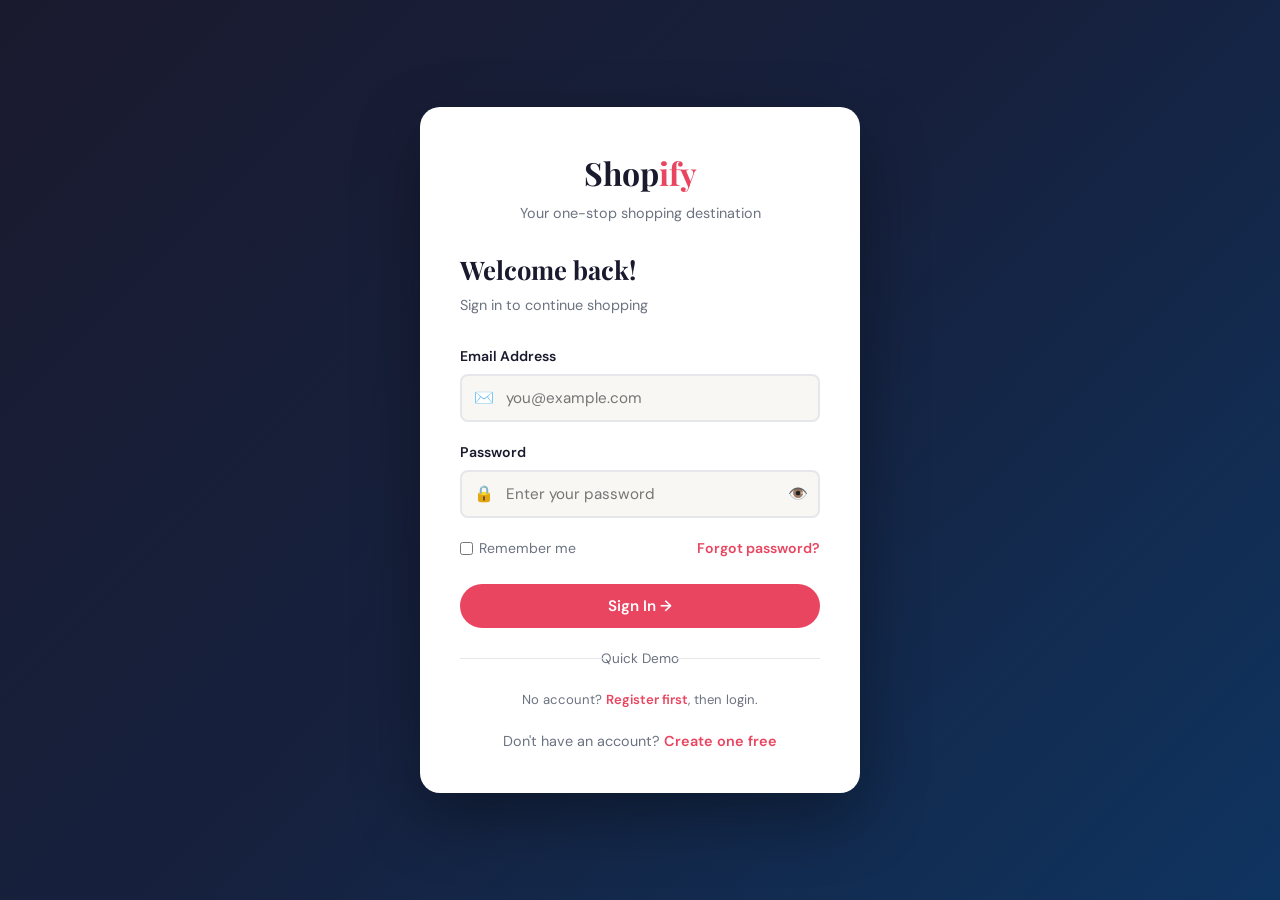
<file: ecommerce/index.html>
<!DOCTYPE html>
<html lang="en">
<head>
  <meta charset="UTF-8">
  <meta name="viewport" content="width=device-width, initial-scale=1.0">
  <title>Login – Shopify</title>
  <link rel="stylesheet" href="css/style.css">
</head>
<body class="auth-page" data-page="login">

  <!-- Loading Overlay -->
  <div class="loading-overlay" id="loadingOverlay">
    <div class="loader">
      <div class="loader-logo">Shop<span>ify</span></div>
      <div class="loader-dots"><span></span><span></span><span></span></div>
    </div>
  </div>

  <!-- Toast Container -->
  <div class="toast-container" id="toastContainer"></div>

  <!-- Login Card -->
  <div class="auth-container">
    <!-- Logo -->
    <div class="auth-logo">
      <h1>Shop<span>ify</span></h1>
      <p>Your one-stop shopping destination</p>
    </div>

    <h2 class="auth-title">Welcome back!</h2>
    <p class="auth-subtitle">Sign in to continue shopping</p>

    <!-- Login Form -->
    <form id="loginForm" novalidate>

      <!-- Email Field -->
      <div class="form-group">
        <label for="loginEmail">Email Address</label>
        <div class="input-wrap">
          <span class="input-icon">✉️</span>
          <input type="email" id="loginEmail" placeholder="you@example.com" autocomplete="email">
        </div>
        <span class="field-error" id="loginEmailError"></span>
      </div>

      <!-- Password Field -->
      <div class="form-group">
        <label for="loginPassword">Password</label>
        <div class="input-wrap">
          <span class="input-icon">🔒</span>
          <input type="password" id="loginPassword" placeholder="Enter your password" autocomplete="current-password">
          <span class="toggle-pw" onclick="togglePassword('loginPassword')">👁️</span>
        </div>
        <span class="field-error" id="loginPasswordError"></span>
      </div>

      <!-- Remember Me -->
      <div class="form-options">
        <label>
          <input type="checkbox"> Remember me
        </label>
        <a href="#">Forgot password?</a>
      </div>

      <!-- Submit Button -->
      <button type="submit" class="btn btn-primary btn-full">Sign In →</button>

    </form>

    <!-- Demo Hint -->
    <div class="auth-divider">Quick Demo</div>
    <p style="text-align:center; font-size:0.82rem; color:var(--text-muted); margin-bottom:0.5rem;">
      No account? <a href="register.html" style="color:var(--accent); font-weight:600;">Register first</a>, then login.
    </p>

    <!-- Switch to Register -->
    <div class="auth-switch">
      Don't have an account? <a href="register.html">Create one free</a>
    </div>
  </div>

  <script src="js/script.js"></script>
</body>
</html>
</file>
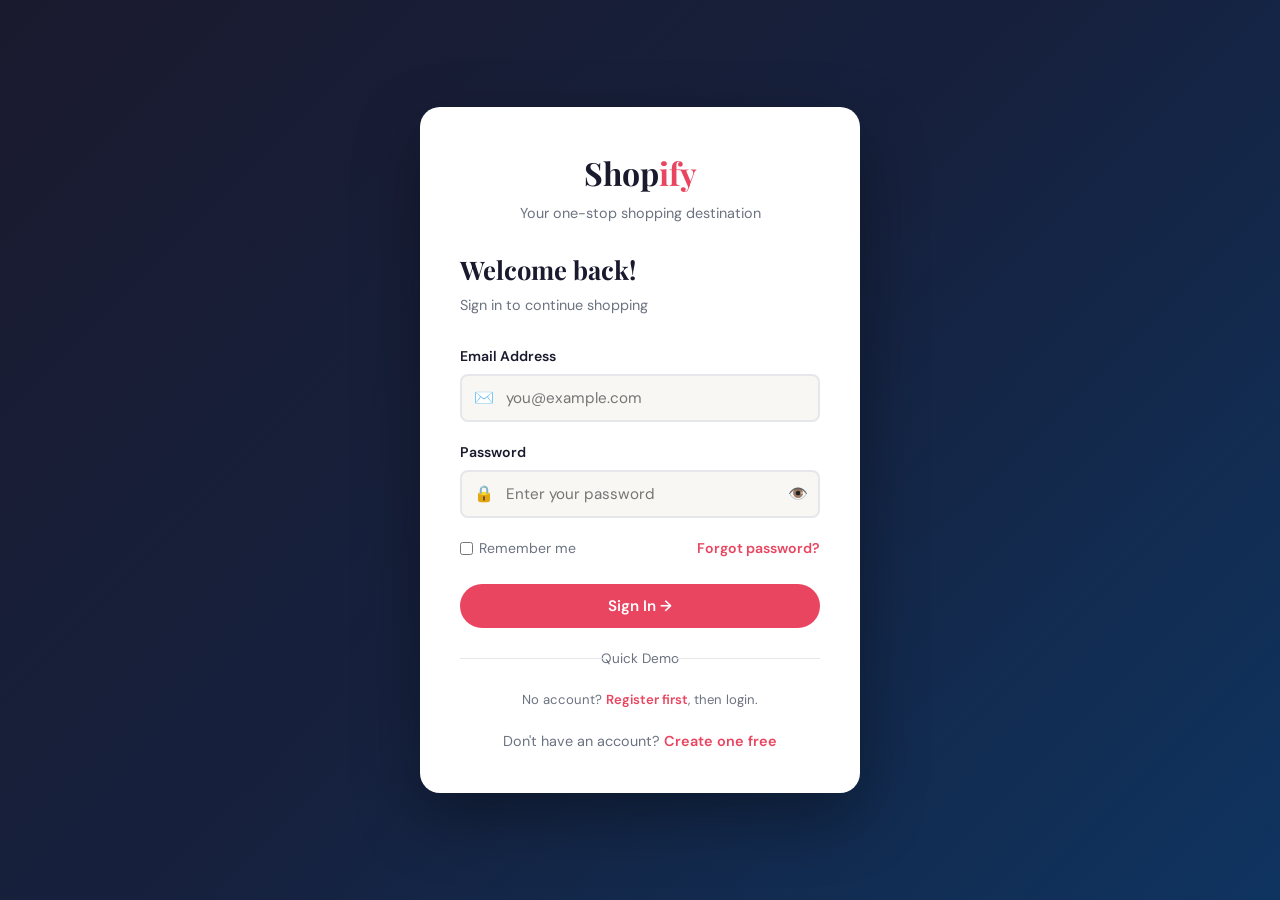
<file: ecommerce/cart.html>
<!DOCTYPE html>
<html lang="en">
<head>
  <meta charset="UTF-8">
  <meta name="viewport" content="width=device-width, initial-scale=1.0">
  <title>Cart – Shopify</title>
  <link rel="stylesheet" href="css/style.css">
</head>
<body data-page="cart">

  <!-- Loading Overlay -->
  <div class="loading-overlay" id="loadingOverlay">
    <div class="loader">
      <div class="loader-logo">Shop<span>ify</span></div>
      <div class="loader-dots"><span></span><span></span><span></span></div>
    </div>
  </div>

  <!-- Toast Container -->
  <div class="toast-container" id="toastContainer"></div>

  <!-- ===== NAVBAR ===== -->
  <nav class="navbar">
    <a href="home.html" class="nav-logo">Shop<span>ify</span></a>

    <div class="hamburger" id="hamburger">
      <span></span><span></span><span></span>
    </div>

    <ul class="nav-links" id="navLinks">
      <li><a href="home.html"> Home</a></li>
      <li><a href="cart.html" class="cart-link active">
        🛒 Cart
        <span class="cart-badge" id="cartBadge">0</span>
      </a></li>
    </ul>

    <div class="nav-actions">
      <span id="userGreeting" style="color:rgba(255,255,255,0.7); font-size:0.88rem;"></span>
      <button class="dark-toggle" id="darkToggle" title="Toggle dark mode">🌙</button>
      <button class="btn-logout" id="logoutBtn">Logout</button>
    </div>
  </nav>

  <!-- ===== CART SECTION ===== -->
  <section class="cart-section">
    <h1 class="page-title">🛒 Shopping Cart</h1>

    <!-- Empty Cart State (shown when cart is empty) -->
    <div class="cart-empty" id="cartEmpty" style="display:none;">
      <div class="empty-icon">🛒</div>
      <h2>Your cart is empty</h2>
      <p>Looks like you haven't added anything yet.</p>
      <a href="home.html" class="btn btn-primary">Start Shopping →</a>
    </div>

    <!-- Cart Layout (shown when cart has items) -->
    <div class="cart-layout" id="cartLayout">

      <!-- Left: Cart Items List -->
      <div class="cart-items-wrap" id="cartItemsContainer">
        <!-- Cart items rendered by JS -->
      </div>

      <!-- Right: Order Summary -->
      <div class="cart-summary">
        <h3 class="summary-title">Order Summary</h3>

        <div class="summary-row">
          <span>Subtotal</span>
          <span id="summarySubtotal">₹0</span>
        </div>
        <div class="summary-row">
          <span>Shipping</span>
          <span id="summaryShipping">₹0</span>
        </div>
        <div class="summary-row">
          <span>Tax (8%)</span>
          <span id="summaryTax">₹0</span>
        </div>
        <div class="summary-row total">
          <span>Total</span>
          <span id="summaryTotal">₹0</span>
        </div>

        <!-- Free shipping notice -->
        <p style="font-size:0.8rem; color:var(--text-muted); margin:0.75rem 0;">
          🚚 Free shipping on orders over ₹4,149!
        </p>

        <!-- Checkout Button -->
        <button class="btn btn-primary btn-full" onclick="proceedToCheckout()">
          Proceed to Checkout →
        </button>

        <!-- Continue Shopping -->
        <a href="home.html" class="btn btn-secondary btn-full" style="margin-top:0.75rem; text-align:center; display:flex;">
          ← Continue Shopping
        </a>

        <!-- Promo Code (UI only) -->
        <div style="margin-top:1.25rem;">
          <label style="font-size:0.85rem; font-weight:600; display:block; margin-bottom:0.4rem;">Promo Code</label>
          <div style="display:flex; gap:0.5rem;">
            <input type="text" placeholder="Enter code" style="flex:1; padding:0.6rem 0.9rem; border:2px solid var(--border); border-radius:var(--radius-sm); background:var(--bg); color:var(--text); font-size:0.88rem; font-family:var(--font-body);">
            <button onclick="showToast('Promo codes coming soon! 🎁', 'info')" class="btn btn-sm btn-dark">Apply</button>
          </div>
        </div>
      </div>

    </div>
  </section>

  <!-- ===== FOOTER ===== -->
  <footer class="footer">
    <p>© 2025 <strong>Shopify</strong> · Built with ❤️</p>
  </footer>

  <script src="js/script.js"></script>
</body>
</html>
</file>
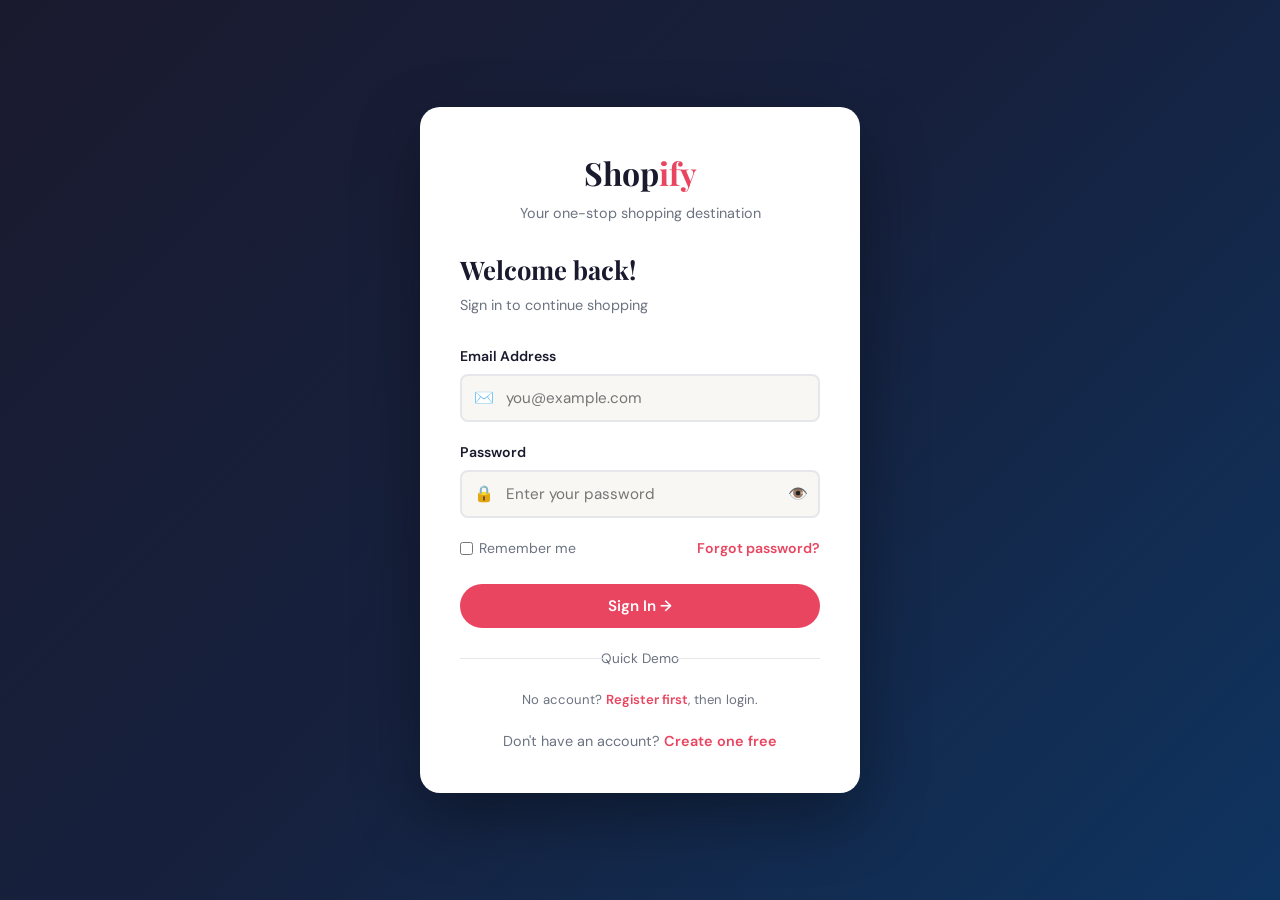
<file: ecommerce/checkout.html>
<!DOCTYPE html>
<html lang="en">
<head>
  <meta charset="UTF-8">
  <meta name="viewport" content="width=device-width, initial-scale=1.0">
  <title>Checkout – Shopify</title>
  <link rel="stylesheet" href="css/style.css">
</head>
<body data-page="checkout">

  <!-- Loading Overlay -->
  <div class="loading-overlay" id="loadingOverlay">
    <div class="loader">
      <div class="loader-logo">Shop<span>ify</span></div>
      <div class="loader-dots"><span></span><span></span><span></span></div>
    </div>
  </div>

  <!-- Toast Container -->
  <div class="toast-container" id="toastContainer"></div>

  <!-- ===== NAVBAR ===== -->
  <nav class="navbar">
    <a href="home.html" class="nav-logo">Shop<span>ify</span></a>

    <div class="hamburger" id="hamburger">
      <span></span><span></span><span></span>
    </div>

    <ul class="nav-links" id="navLinks">
      <li><a href="home.html"> Home</a></li>
      <li><a href="cart.html" class="cart-link">
        🛒 Cart
        <span class="cart-badge" id="cartBadge">0</span>
      </a></li>
    </ul>

    <div class="nav-actions">
      <span id="userGreeting" style="color:rgba(255,255,255,0.7); font-size:0.88rem;"></span>
      <button class="dark-toggle" id="darkToggle" title="Toggle dark mode">🌙</button>
      <button class="btn-logout" id="logoutBtn">Logout</button>
    </div>
  </nav>

  <!-- ===== CHECKOUT SECTION ===== -->
  <section class="checkout-section">
    <h1 class="page-title"> Secure Checkout</h1>

    <!-- Checkout Form -->
    <form id="checkoutForm" novalidate>
      <div class="checkout-layout">

        <!-- Left: Forms -->
        <div>

          <!-- Personal Information -->
          <div class="checkout-card">
            <h2>👤 Personal Information</h2>
            <div class="checkout-form-grid">
              <div class="form-field full">
                <label for="checkoutName">Full Name *</label>
                <input type="text" id="checkoutName" placeholder="John Doe" required>
              </div>
              <div class="form-field">
                <label for="checkoutEmail">Email Address *</label>
                <input type="email" id="checkoutEmail" placeholder="you@example.com" required>
              </div>
              <div class="form-field">
                <label for="checkoutPhone">Phone Number *</label>
                <input type="tel" id="checkoutPhone" placeholder="+1 234 567 8900" required>
              </div>
            </div>
          </div>

          <!-- Shipping Address -->
          <div class="checkout-card">
            <h2>📦 Shipping Address</h2>
            <div class="checkout-form-grid">
              <div class="form-field full">
                <label for="checkoutAddress">Street Address *</label>
                <input type="text" id="checkoutAddress" placeholder="123 Main Street, Apt 4B" required>
              </div>
              <div class="form-field">
                <label for="checkoutCity">City *</label>
                <input type="text" id="checkoutCity" placeholder="New York" required>
              </div>
              <div class="form-field">
                <label for="checkoutState">State</label>
                <input type="text" id="checkoutState" placeholder="NY">
              </div>
              <div class="form-field">
                <label for="checkoutZip">ZIP / Postal Code *</label>
                <input type="text" id="checkoutZip" placeholder="10001" required>
              </div>
              <div class="form-field">
                <label for="checkoutCountry">Country</label>
                <select id="checkoutCountry">
                  <option>United States</option>
                  <option>United Kingdom</option>
                  <option>Canada</option>
                  <option>Australia</option>
                  <option>India</option>
                  <option>Germany</option>
                  <option>France</option>
                  <option>Other</option>
                </select>
              </div>
            </div>
          </div>

          <!-- Payment Method -->
          <div class="checkout-card">
            <h2>💳 Payment Method</h2>
            <div class="payment-methods">

              <label class="payment-option">
                <input type="radio" name="payment" value="card" checked>
                <span class="payment-option-icon">💳</span>
                <div>
                  <div class="payment-option-label">Credit / Debit Card</div>
                  <div class="payment-option-desc">Visa, Mastercard, Amex accepted</div>
                </div>
              </label>

              <label class="payment-option">
                <input type="radio" name="payment" value="upi">
                <span class="payment-option-icon">📱</span>
                <div>
                  <div class="payment-option-label">UPI / Mobile Pay</div>
                  <div class="payment-option-desc">Google Pay, PhonePe, Paytm</div>
                </div>
              </label>

              <label class="payment-option">
                <input type="radio" name="payment" value="cod">
                <span class="payment-option-icon">💵</span>
                <div>
                  <div class="payment-option-label">Cash on Delivery</div>
                  <div class="payment-option-desc">Pay when your order arrives</div>
                </div>
              </label>

            </div>

            <!-- Card fields (shown when card is selected) -->
            <div style="margin-top:1.25rem;" id="cardFields">
              <div class="checkout-form-grid">
                <div class="form-field full">
                  <label>Card Number</label>
                  <input type="text" placeholder="1234 5678 9012 3456" maxlength="19"
                    oninput="this.value=this.value.replace(/[^0-9]/g,'').replace(/(.{4})/g,'$1 ').trim()">
                </div>
                <div class="form-field">
                  <label>Expiry Date</label>
                  <input type="text" placeholder="MM / YY" maxlength="7">
                </div>
                <div class="form-field">
                  <label>CVV</label>
                  <input type="text" placeholder="123" maxlength="4">
                </div>
              </div>
            </div>

          </div>

          <!-- Place Order Button (mobile view - shown at bottom of form) -->
          <div class="checkout-card" style="display:none;" id="mobilePlaceOrder">
            <button type="submit" class="btn btn-primary btn-full" style="padding:1rem;">
              🔒 Place Order Securely
            </button>
          </div>

        </div>

        <!-- Right: Order Summary -->
        <div>
          <div class="checkout-card" style="position:sticky; top:90px;">
            <h2>🧾 Order Review</h2>

            <!-- Items List -->
            <div class="order-review-items" id="orderReviewItems">
              <!-- Injected by JS -->
            </div>

            <!-- Price Breakdown -->
            <div style="border-top:1px solid var(--border); padding-top:1rem; display:flex; flex-direction:column; gap:0.5rem; margin-bottom:1.25rem;">
              <div class="summary-row">
                <span style="color:var(--text-muted);">Subtotal</span>
                <span id="checkoutSubtotal">₹0</span>
              </div>
              <div class="summary-row">
                <span style="color:var(--text-muted);">Shipping</span>
                <span id="checkoutShipping">₹0</span>
              </div>
              <div class="summary-row">
                <span style="color:var(--text-muted);">Tax</span>
                <span id="checkoutTax">₹0</span>
              </div>
              <div class="summary-row" style="font-size:1.1rem; font-weight:700; color:var(--text); border-top:2px solid var(--border); padding-top:0.75rem; margin-top:0.25rem;">
                <span>Total</span>
                <span id="checkoutTotal">₹0</span>
              </div>
            </div>

            <!-- Secure Badge -->
            <div style="display:flex; align-items:center; gap:0.5rem; font-size:0.8rem; color:var(--text-muted); margin-bottom:1.25rem; background:var(--bg); padding:0.6rem 0.9rem; border-radius:var(--radius-sm);">
               Your payment is encrypted and secure.
            </div>

            <!-- Place Order Button -->
            <button type="submit" form="checkoutForm" class="btn btn-primary btn-full" style="padding:1rem; font-size:1rem;">
               Place Order Securely
            </button>

            <p style="text-align:center; font-size:0.78rem; color:var(--text-muted); margin-top:0.75rem;">
              By placing an order, you agree to our <a href="#" style="color:var(--accent);">Terms</a> and <a href="#" style="color:var(--accent);">Privacy Policy</a>.
            </p>
          </div>
        </div>

      </div>
    </form>
  </section>

  <!-- ===== FOOTER ===== -->
  <footer class="footer">
    <p>© 2025 <strong>Shopify</strong> · Built with ❤️ · Secure Checkout </p>
  </footer>

  <script src="js/script.js"></script>
  <script>
    // Toggle card fields based on payment method selection
    document.querySelectorAll('input[name="payment"]').forEach(radio => {
      radio.addEventListener('change', (e) => {
        const cardFields = document.getElementById('cardFields');
        cardFields.style.display = e.target.value === 'card' ? 'block' : 'none';
      });
    });
  </script>
</body>
</html>
</file>
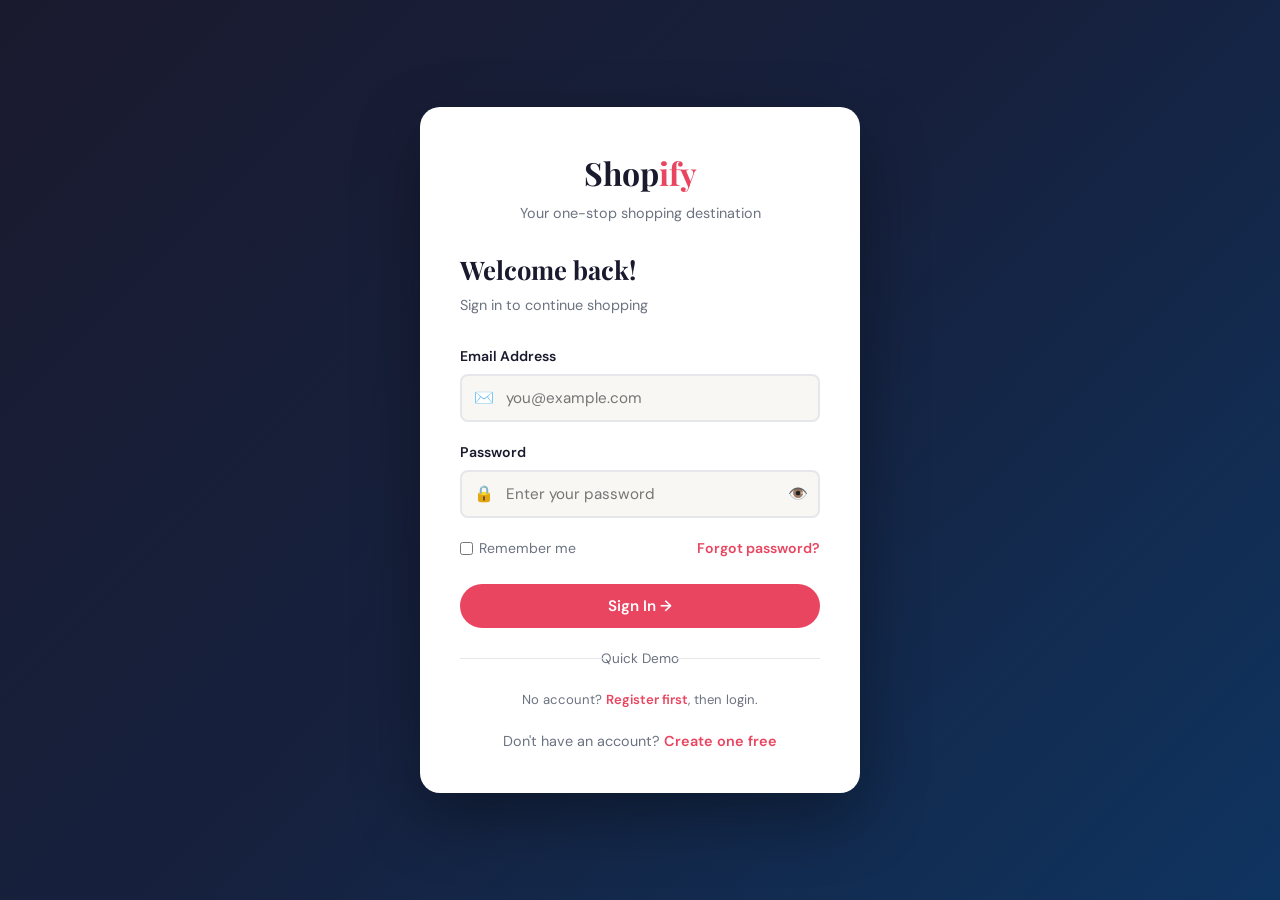
<file: ecommerce/home.html>
<!DOCTYPE html>
<html lang="en">
<head>
  <meta charset="UTF-8">
  <meta name="viewport" content="width=device-width, initial-scale=1.0">
  <title>Home – Shopify</title>
  <link rel="stylesheet" href="css/style.css">
</head>
<body data-page="home">

  <!-- Loading Overlay -->
  <div class="loading-overlay" id="loadingOverlay">
    <div class="loader">
      <div class="loader-logo">Shop<span>ify</span></div>
      <div class="loader-dots"><span></span><span></span><span></span></div>
    </div>
  </div>

  <!-- Toast Container -->
  <div class="toast-container" id="toastContainer"></div>

  <!-- ===== NAVBAR ===== -->
  <nav class="navbar">
    <a href="home.html" class="nav-logo">Shop<span>ify</span></a>

    <!-- Hamburger for mobile -->
    <div class="hamburger" id="hamburger">
      <span></span><span></span><span></span>
    </div>

    <!-- Nav Links -->
    <ul class="nav-links" id="navLinks">
      <li><a href="home.html" class="active"> Home</a></li>
      <li><a href="cart.html" class="cart-link">
         Cart
        <span class="cart-badge" id="cartBadge">0</span>
      </a></li>
    </ul>

    <!-- Right side actions -->
    <div class="nav-actions">
      <span id="userGreeting" style="color:rgba(255,255,255,0.7); font-size:0.88rem;"></span>
      <button class="dark-toggle" id="darkToggle" title="Toggle dark mode">🌙</button>
      <button class="btn-logout" id="logoutBtn">Logout</button>
    </div>
  </nav>

  <!-- ===== HERO SECTION ===== -->
  <section class="hero">
    <div class="hero-content">
      <h1>Shop the <span>Best Deals</span><br>of the Season</h1>
      <p>Discover thousands of products at unbeatable prices. Free shipping on orders over ₹4,149.</p>
      <div class="hero-btns">
        <a href="#products" class="btn btn-primary">Shop Now →</a>
        <a href="cart.html" class="btn btn-secondary" style="color:#fff; border-color:rgba(255,255,255,0.4);">View Cart 🛒</a>
      </div>
    </div>
  </section>

  <!-- ===== SEARCH & FILTER BAR ===== -->
  <section class="search-section">
    <div class="search-bar-wrap">
      <!-- Search Input -->
      <div class="search-input-wrap">
        <span class="search-icon">🔍</span>
        <input type="text" id="searchInput" placeholder="Search products...">
      </div>

      <!-- Category Filters -->
      <div class="category-filters">
        <button class="filter-btn active" data-category="All">All</button>
        <button class="filter-btn" data-category="Electronics">⚡ Electronics</button>
        <button class="filter-btn" data-category="Fashion">👗 Fashion</button>
        <button class="filter-btn" data-category="Sports">🏃 Sports</button>
        <button class="filter-btn" data-category="Beauty">💄 Beauty</button>
        <button class="filter-btn" data-category="Home">🏡 Home</button>
      </div>
    </div>
  </section>

  <!-- ===== PRODUCTS GRID ===== -->
  <section class="products-section" id="products">
    <div class="section-header">
      <h2 class="section-title">Featured Products</h2>
      <span class="products-count" id="productsCount"></span>
    </div>

    <!-- Products will be rendered here by JavaScript -->
    <div class="products-grid" id="productsGrid">
      <!-- Product cards injected by JS -->
    </div>
  </section>

  <!-- ===== FOOTER ===== -->
  <footer class="footer">
    <p>© 2025 <strong>Shopify</strong> · Built with ❤️ · <a href="#">Privacy</a> · <a href="#">Terms</a></p>
  </footer>

  <script src="js/script.js"></script>
</body>
</html>
</file>
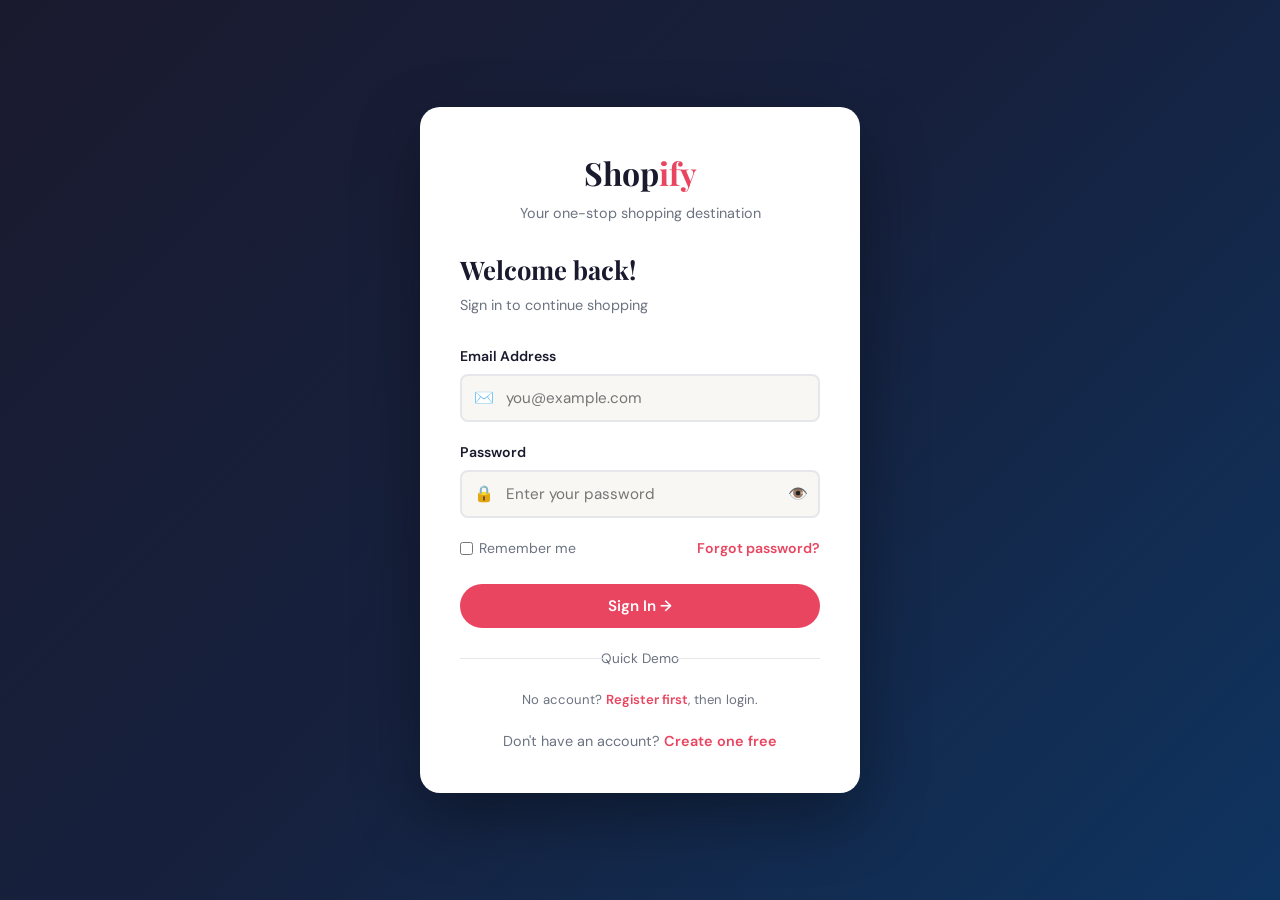
<file: ecommerce/order.html>
<!DOCTYPE html>
<html lang="en">
<head>
  <meta charset="UTF-8">
  <meta name="viewport" content="width=device-width, initial-scale=1.0">
  <title>Order Confirmed – Shopify</title>
  <link rel="stylesheet" href="css/style.css">
</head>
<body data-page="order">

  <!-- Loading Overlay -->
  <div class="loading-overlay" id="loadingOverlay">
    <div class="loader">
      <div class="loader-logo">Shop<span>ify</span></div>
      <div class="loader-dots"><span></span><span></span><span></span></div>
    </div>
  </div>

  <!-- Toast Container -->
  <div class="toast-container" id="toastContainer"></div>

  <!-- ===== NAVBAR ===== -->
  <nav class="navbar">
    <a href="home.html" class="nav-logo">Shop<span>ify</span></a>

    <div class="hamburger" id="hamburger">
      <span></span><span></span><span></span>
    </div>

    <ul class="nav-links" id="navLinks">
      <li><a href="home.html"> Home</a></li>
      <li><a href="cart.html" class="cart-link">
        🛒 Cart
        <span class="cart-badge" id="cartBadge">0</span>
      </a></li>
    </ul>

    <div class="nav-actions">
      <span id="userGreeting" style="color:rgba(255,255,255,0.7); font-size:0.88rem;"></span>
      <button class="dark-toggle" id="darkToggle" title="Toggle dark mode">🌙</button>
      <button class="btn-logout" id="logoutBtn">Logout</button>
    </div>
  </nav>

  <!-- ===== ORDER CONFIRMATION ===== -->
  <section class="order-section">
    <div class="order-success-card">

      <!-- Success Icon -->
      <div class="success-icon">✅</div>

      <h1>Order Placed!</h1>
      <p>Thank you for your purchase. Your order has been confirmed and is being processed.</p>

      <!-- Order ID -->
      <div class="order-id">
        Order ID: <strong id="orderIdDisplay">ORD-XXXXXX</strong>
      </div>

      <!-- Customer & Delivery Details Grid -->
      <div class="order-details-grid">

        <div class="order-detail-box">
          <h4> Customer</h4>
          <p id="orderCustomerName">–</p>
          <p id="orderCustomerEmail" style="font-size:0.85rem; color:var(--text-muted); font-weight:400; margin-top:2px;">–</p>
        </div>

        <div class="order-detail-box">
          <h4>Phone</h4>
          <p id="orderCustomerPhone">–</p>
        </div>

        <div class="order-detail-box" style="grid-column:1/-1;">
          <h4> Shipping Address</h4>
          <p id="orderCustomerAddress">–</p>
        </div>

        <div class="order-detail-box">
          <h4>Order Placed</h4>
          <p id="orderPlacedDate">–</p>
        </div>

        <div class="order-detail-box">
          <h4> Payment</h4>
          <p>Paid Online ✅</p>
        </div>

      </div>

      <!-- Delivery Estimate -->
      <div class="delivery-info">
        <span class="delivery-icon">🚚</span>
        <div>
          <p>Estimated Delivery:</p>
          <strong id="orderDeliveryDate">–</strong>
        </div>
      </div>

      <!-- Ordered Items List -->
      <div class="order-items-list">
        <h3> Items Ordered</h3>
        <div id="orderItemsList">
          <!-- Injected by JS -->
        </div>
      </div>

      <!-- Price Breakdown -->
      <div class="order-total-section">
        <div class="total-row">
          <span>Subtotal</span>
          <span id="orderSubtotalAmt">₹0</span>
        </div>
        <div class="total-row">
          <span>Shipping</span>
          <span id="orderShippingAmt">₹0</span>
        </div>
        <div class="total-row">
          <span>Tax (8%)</span>
          <span id="orderTaxAmt">₹0</span>
        </div>
        <div class="total-row grand">
          <span>Grand Total</span>
          <span id="orderGrandTotal">₹0</span>
        </div>
      </div>

      <!-- Order Status Banner (shown after cancellation) -->
      <div id="orderCancelledBanner" style="display:none; background:var(--error,#ff4d4f); color:#fff; border-radius:12px; padding:0.85rem 1.25rem; text-align:center; font-weight:600; font-size:1rem; margin-bottom:1rem;">
        ❌ Your order has been cancelled successfully.
      </div>

      <!-- Action Buttons -->
      <div style="display:flex; gap:1rem; justify-content:center; flex-wrap:wrap;">
        <a href="home.html" class="btn btn-primary">Continue Shopping</a>
        <button class="btn btn-secondary" onclick="printBill()"> Print Receipt</button>
        <button class="btn btn-cancel-order" id="cancelOrderBtn" onclick="openCancelModal()">🚫 Cancel Order</button>
      </div>

    </div>

    <!-- Support Note -->
    <p style="text-align:center; margin-top:1.5rem; font-size:0.85rem; color:var(--text-muted);">
      Questions about your order? Email us at <a href="mailto:support@shopify.com" style="color:var(--accent);">support@shopify.com</a>
    </p>
  </section>

  <!-- ===== FOOTER ===== -->
  <footer class="footer">
    <p>© 2025 <strong>Shopify</strong> · Built with ❤️</p>
  </footer>

  <!-- ===== CANCEL ORDER MODAL ===== -->
  <div id="cancelOrderModal" style="display:none; position:fixed; inset:0; z-index:9999; background:rgba(0,0,0,0.55); backdrop-filter:blur(4px); align-items:center; justify-content:center;">
    <div style="background:var(--card,#fff); border-radius:20px; padding:2rem 2rem 1.5rem; max-width:420px; width:90%; box-shadow:0 20px 60px rgba(0,0,0,0.25); text-align:center; animation:cancelModalIn 0.25s ease;">
      <div style="font-size:2.8rem; margin-bottom:0.5rem;">⚠️</div>
      <h2 style="font-size:1.25rem; margin-bottom:0.5rem; color:var(--text);">Cancel Order?</h2>
      <p style="color:var(--text-muted,#888); font-size:0.93rem; margin-bottom:1.5rem;">Are you sure you want to cancel this order? This action cannot be undone.</p>
      <div style="display:flex; gap:0.75rem; justify-content:center; flex-wrap:wrap;">
        <button class="btn btn-primary" onclick="confirmCancelOrder()" style="min-width:130px;">Yes, Cancel</button>
        <button class="btn btn-secondary" onclick="closeCancelModal()" style="min-width:130px;">No, Keep It</button>
      </div>
    </div>
  </div>

  <script src="js/script.js"></script>
  <script>
    // Print bill / receipt
    function printBill() {
      window.print();
    }

    // ── Cancel Order logic ──────────────────────────────────────────────
    function openCancelModal() {
      const modal = document.getElementById('cancelOrderModal');
      modal.style.display = 'flex';
    }

    function closeCancelModal() {
      document.getElementById('cancelOrderModal').style.display = 'none';
    }

    function confirmCancelOrder() {
      // 1. Update status in localStorage
      const order = JSON.parse(localStorage.getItem('shopifyLastOrder') || 'null');
      if (order) {
        order.status = 'Cancelled';
        localStorage.setItem('shopifyLastOrder', JSON.stringify(order));

        // Also update in the orders array
        const orders = JSON.parse(localStorage.getItem('shopifyOrders') || '[]');
        const idx = orders.findIndex(o => o.orderId === order.orderId);
        if (idx !== -1) {
          orders[idx].status = 'Cancelled';
          localStorage.setItem('shopifyOrders', JSON.stringify(orders));
        }
      }

      // 2. Close modal
      closeCancelModal();

      // 3. Show cancelled banner
      document.getElementById('orderCancelledBanner').style.display = 'block';

      // 4. Disable / hide the cancel button
      const btn = document.getElementById('cancelOrderBtn');
      if (btn) {
        btn.disabled = true;
        btn.style.display = 'none';
      }

      // 5. Show toast
      if (typeof showToast === 'function') {
        showToast('Your order has been cancelled successfully.', 'error');
      }
    }

    // Close modal when clicking outside
    document.getElementById('cancelOrderModal').addEventListener('click', function(e) {
      if (e.target === this) closeCancelModal();
    });

    // On page load: if order is already cancelled, restore state
    window.addEventListener('DOMContentLoaded', function() {
      const order = JSON.parse(localStorage.getItem('shopifyLastOrder') || 'null');
      if (order && order.status === 'Cancelled') {
        document.getElementById('orderCancelledBanner').style.display = 'block';
        const btn = document.getElementById('cancelOrderBtn');
        if (btn) {
          btn.disabled = true;
          btn.style.display = 'none';
        }
      }
    });
  </script>

  <!-- Print Styles -->
  <style>
    @media print {
      .navbar, .footer, .btn, .delivery-info, .toast-container, .loading-overlay { display: none !important; }
      .order-section { margin: 0; padding: 0; }
      .order-success-card { box-shadow: none; border: none; }
      body { background: white; }
    }
  </style>

</body>
</html>
</file>
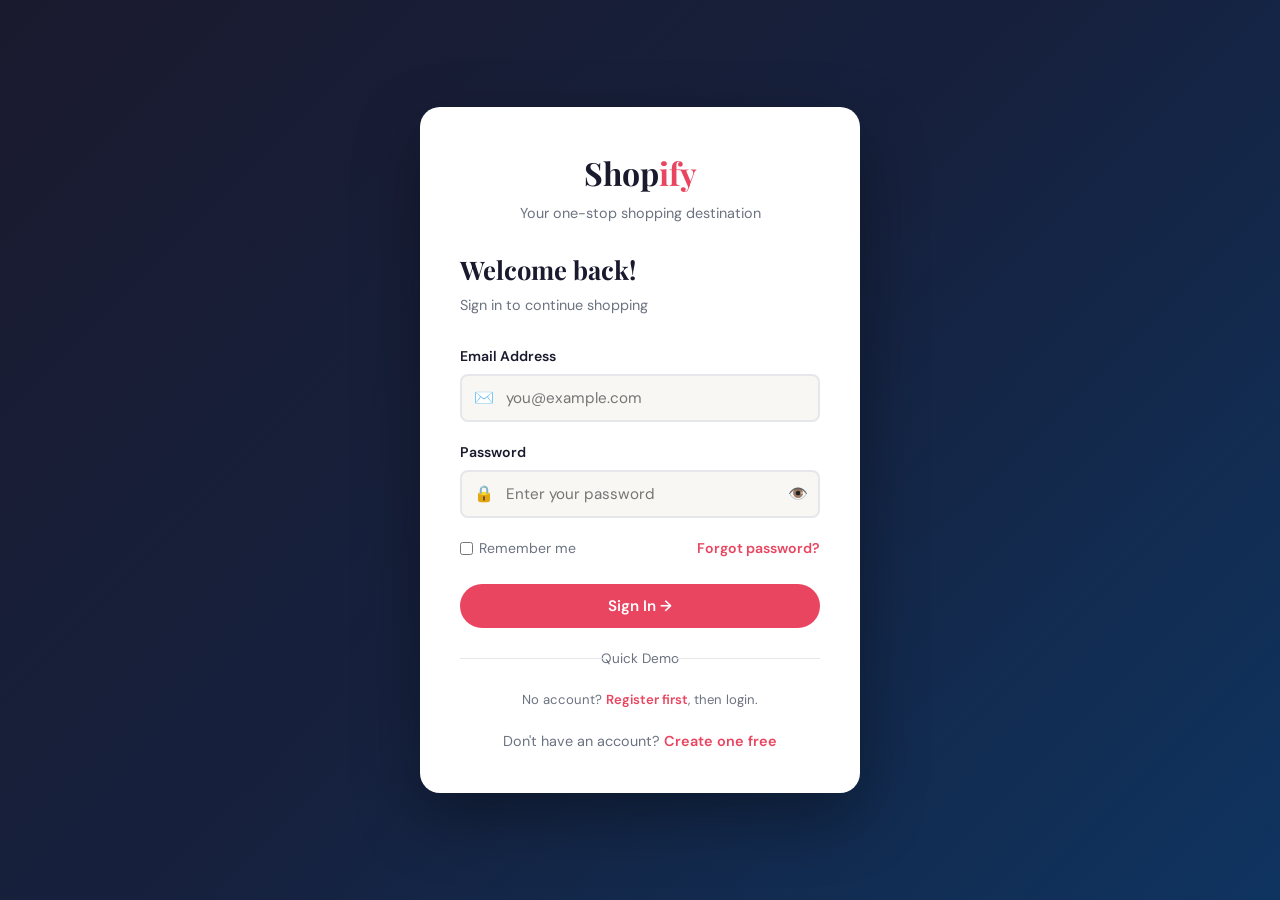
<file: ecommerce/product.html>
<!DOCTYPE html>
<html lang="en">
<head>
  <meta charset="UTF-8">
  <meta name="viewport" content="width=device-width, initial-scale=1.0">
  <title>Product – Shopify</title>
  <link rel="stylesheet" href="css/style.css">
</head>
<body data-page="product">

  <!-- Loading Overlay -->
  <div class="loading-overlay" id="loadingOverlay">
    <div class="loader">
      <div class="loader-logo">Shop<span>ify</span></div>
      <div class="loader-dots"><span></span><span></span><span></span></div>
    </div>
  </div>

  <!-- Toast Container -->
  <div class="toast-container" id="toastContainer"></div>

  <!-- ===== NAVBAR ===== -->
  <nav class="navbar">
    <a href="home.html" class="nav-logo">Shop<span>ify</span></a>

    <div class="hamburger" id="hamburger">
      <span></span><span></span><span></span>
    </div>

    <ul class="nav-links" id="navLinks">
      <li><a href="home.html"> Home</a></li>
      <li><a href="cart.html" class="cart-link">
        🛒 Cart
        <span class="cart-badge" id="cartBadge">0</span>
      </a></li>
    </ul>

    <div class="nav-actions">
      <span id="userGreeting" style="color:rgba(255,255,255,0.7); font-size:0.88rem;"></span>
      <button class="dark-toggle" id="darkToggle" title="Toggle dark mode">🌙</button>
      <button class="btn-logout" id="logoutBtn">Logout</button>
    </div>
  </nav>

  <!-- ===== PRODUCT DETAIL ===== -->
  <section class="product-detail-section">

    <!-- Breadcrumb Navigation -->
    <div class="breadcrumb">
      <a href="home.html">Home</a>
      <span>›</span>
      <a href="home.html" id="breadcrumbCategory">Category</a>
      <span>›</span>
      <span id="detailName" style="color:var(--text);">Product</span>
    </div>

    <!-- Product Layout: Image + Info -->
    <div class="product-detail-grid">

      <!-- Left: Product Image -->
      <div class="product-detail-img">
        <img src="" alt="Product" id="detailImage">
      </div>

      <!-- Right: Product Info -->
      <div class="product-detail-info">

        <div class="detail-category" id="detailCategory">Category</div>
        <h1 class="detail-name" id="detailName">Product Name</h1>

        <!-- Rating -->
        <div class="detail-rating">
          <span class="stars" id="detailStars">★★★★★</span>
          <span class="rating-count" id="detailRatingCount"></span>
        </div>

        <!-- Price -->
        <div class="detail-price-wrap">
          <span class="detail-price" id="detailPrice">₹0</span>
          <span class="detail-original-price" id="detailOriginalPrice">₹0</span>
          <span class="detail-discount" id="detailDiscount">0% off</span>
        </div>

        <!-- Description -->
        <p class="detail-description" id="detailDescription">
          Loading product description...
        </p>

        <!-- Quantity Selector -->
        <div class="detail-qty-wrap">
          <span style="font-weight:600; font-size:0.9rem;">Quantity:</span>
          <div class="qty-control">
            <button class="qty-btn" id="qtyMinus">−</button>
            <span class="qty-value" id="qtyValue">1</span>
            <button class="qty-btn" id="qtyPlus">+</button>
          </div>
        </div>

        <!-- Action Buttons -->
        <div class="detail-actions">
          <button class="btn btn-primary" id="detailAddCart" style="flex:1;">
             Add to Cart
          </button>
          <button class="btn btn-dark" id="detailBuyNow" style="flex:1;">
            ⚡ Buy Now
          </button>
        </div>

        <!-- Product Meta Info -->
        <div class="detail-meta">
          <div class="meta-row">
            <span>🏷️</span>
            <span>Brand: <strong id="detailBrand">–</strong></span>
          </div>
          <div class="meta-row">
            <span>📦</span>
            <span>In Stock: <strong id="detailStock">–</strong></span>
          </div>
          <div class="meta-row">
            <span>🚚</span>
            <span><strong>Free Delivery</strong> on orders over ₹4,149</span>
          </div>
          <div class="meta-row">
            <span>🔄</span>
            <span><strong>30-Day</strong> free returns</span>
          </div>
        </div>

      </div>
    </div>
  </section>

  <!-- ===== FOOTER ===== -->
  <footer class="footer">
    <p>© 2025 <strong>Shopify</strong> · Built with ❤️</p>
  </footer>

  <script src="js/script.js"></script>
</body>
</html>
</file>
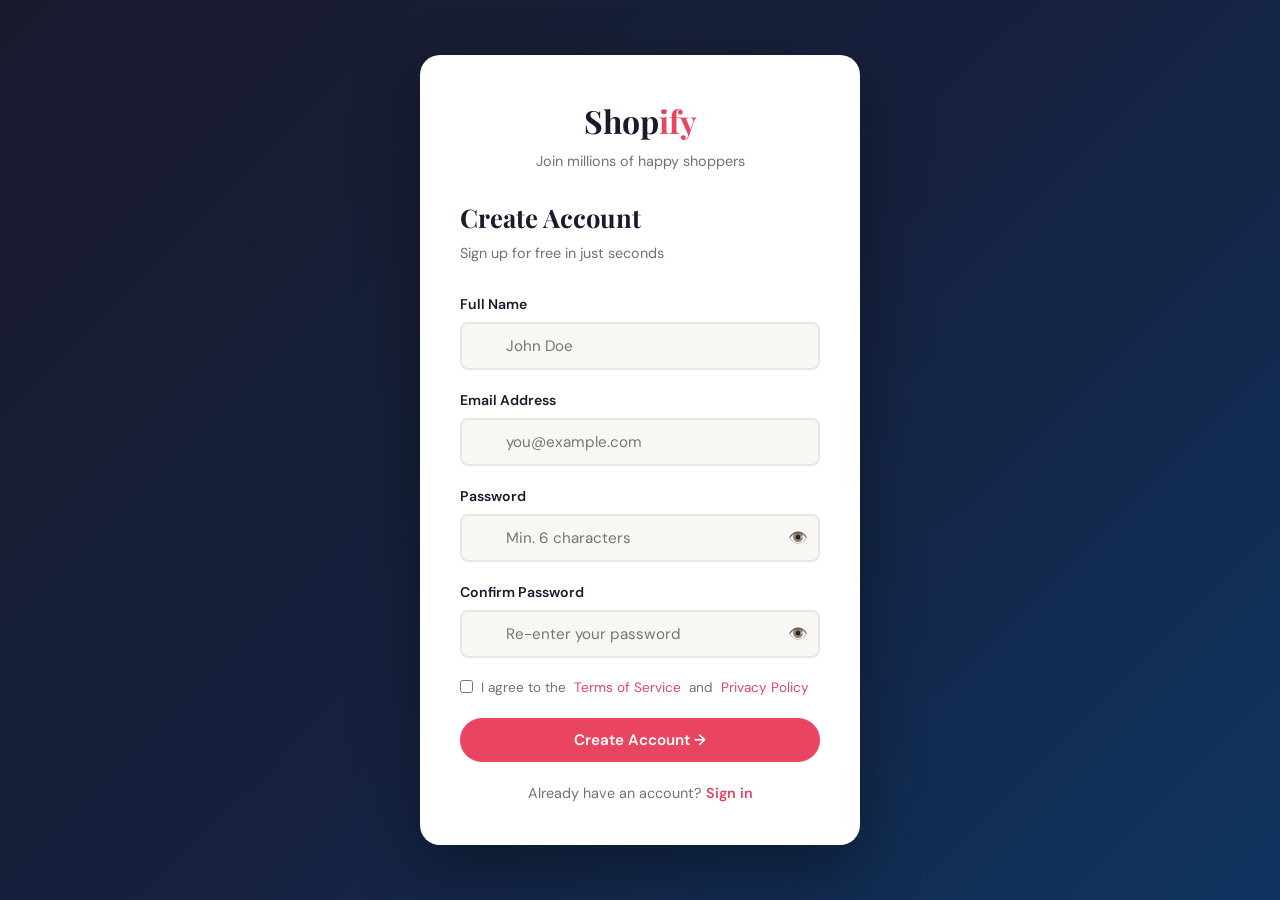
<file: ecommerce/register.html>
<!DOCTYPE html>
<html lang="en">
<head>
  <meta charset="UTF-8">
  <meta name="viewport" content="width=device-width, initial-scale=1.0">
  <title>Register – Shopify</title>
  <link rel="stylesheet" href="css/style.css">
</head>
<body class="auth-page" data-page="register">

  <!-- Loading Overlay -->
  <div class="loading-overlay" id="loadingOverlay">
    <div class="loader">
      <div class="loader-logo">Shop<span>ify</span></div>
      <div class="loader-dots"><span></span><span></span><span></span></div>
    </div>
  </div>

  <!-- Toast Container -->
  <div class="toast-container" id="toastContainer"></div>

  <!-- Register Card -->
  <div class="auth-container">
    <!-- Logo -->
    <div class="auth-logo">
      <h1>Shop<span>ify</span></h1>
      <p>Join millions of happy shoppers</p>
    </div>

    <h2 class="auth-title">Create Account</h2>
    <p class="auth-subtitle">Sign up for free in just seconds</p>

    <!-- Register Form -->
    <form id="registerForm" novalidate>

      <!-- Name Field -->
      <div class="form-group">
        <label for="regName">Full Name</label>
        <div class="input-wrap">
          <span class="input-icon"></span>
          <input type="text" id="regName" placeholder="John Doe" autocomplete="name">
        </div>
        <span class="field-error" id="nameError"></span>
      </div>

      <!-- Email Field -->
      <div class="form-group">
        <label for="regEmail">Email Address</label>
        <div class="input-wrap">
          <span class="input-icon"></span>
          <input type="email" id="regEmail" placeholder="you@example.com" autocomplete="email">
        </div>
        <span class="field-error" id="emailError"></span>
      </div>

      <!-- Password Field -->
      <div class="form-group">
        <label for="regPassword">Password</label>
        <div class="input-wrap">
          <span class="input-icon"></span>
          <input type="password" id="regPassword" placeholder="Min. 6 characters" autocomplete="new-password">
          <span class="toggle-pw" onclick="togglePassword('regPassword')">👁️</span>
        </div>
        <span class="field-error" id="passwordError"></span>
      </div>

      <!-- Confirm Password Field -->
      <div class="form-group">
        <label for="regConfirm">Confirm Password</label>
        <div class="input-wrap">
          <span class="input-icon"></span>
          <input type="password" id="regConfirm" placeholder="Re-enter your password" autocomplete="new-password">
          <span class="toggle-pw" onclick="togglePassword('regConfirm')">👁️</span>
        </div>
        <span class="field-error" id="confirmError"></span>
      </div>

      <!-- Terms -->
      <div class="form-group">
        <label style="display:flex; gap:0.5rem; align-items:flex-start; cursor:pointer; color:var(--text-muted); font-size:0.85rem; font-weight:400;">
          <input type="checkbox" required style="margin-top:3px; accent-color:var(--accent);">
          I agree to the <a href="#" style="color:var(--accent);">Terms of Service</a> and <a href="#" style="color:var(--accent);">Privacy Policy</a>
        </label>
      </div>

      <!-- Submit Button -->
      <button type="submit" class="btn btn-primary btn-full">Create Account →</button>

    </form>

    <!-- Switch to Login -->
    <div class="auth-switch" style="margin-top:1.25rem;">
      Already have an account? <a href="index.html">Sign in</a>
    </div>
  </div>

  <script src="js/script.js"></script>
</body>
</html>
</file>
<file: ecommerce/css/style.css>
/* ============================================
   SHOPIFY - E-Commerce Website Stylesheet
   ============================================ */

/* --- Google Fonts Import --- */
@import url('https://fonts.googleapis.com/css2?family=Playfair+Display:wght@700;800&family=DM+Sans:wght@300;400;500;600&display=swap');

/* --- CSS Variables (Color Theme) --- */
:root {
  --primary: #1a1a2e;
  --secondary: #16213e;
  --accent: #e94560;
  --accent-hover: #c73652;
  --gold: #f5a623;
  --bg: #f8f7f4;
  --bg-card: #ffffff;
  --text: #1a1a2e;
  --text-muted: #6b7280;
  --border: #e5e7eb;
  --success: #10b981;
  --warning: #f59e0b;
  --shadow: 0 4px 24px rgba(26,26,46,0.10);
  --shadow-hover: 0 12px 40px rgba(233,69,96,0.18);
  --radius: 14px;
  --radius-sm: 8px;
  --font-display: 'Playfair Display', serif;
  --font-body: 'DM Sans', sans-serif;
  --transition: all 0.3s cubic-bezier(0.4, 0, 0.2, 1);
}

/* --- Dark Mode --- */
body.dark-mode {
  --primary: #e2e8f0;
  --secondary: #cbd5e1;
  --bg: #0f172a;
  --bg-card: #1e293b;
  --text: #e2e8f0;
  --text-muted: #94a3b8;
  --border: #334155;
  --shadow: 0 4px 24px rgba(0,0,0,0.4);
}

/* --- Reset & Base --- */
*, *::before, *::after { box-sizing: border-box; margin: 0; padding: 0; }

html { scroll-behavior: smooth; }

body {
  font-family: var(--font-body);
  background: var(--bg);
  color: var(--text);
  min-height: 100vh;
  transition: background 0.4s, color 0.4s;
  line-height: 1.6;
}

a { text-decoration: none; color: inherit; }
img { max-width: 100%; display: block; }
input, button, select, textarea { font-family: var(--font-body); }
ul { list-style: none; }

/* ============================================
   NAVBAR
   ============================================ */
.navbar {
  background: var(--primary);
  color: #fff;
  padding: 0 2rem;
  display: flex;
  align-items: center;
  justify-content: space-between;
  height: 68px;
  position: sticky;
  top: 0;
  z-index: 1000;
  box-shadow: 0 2px 20px rgba(0,0,0,0.2);
}

.nav-logo {
  font-family: var(--font-display);
  font-size: 1.7rem;
  font-weight: 800;
  color: #fff;
  letter-spacing: -0.5px;
}

.nav-logo span { color: var(--accent); }

.nav-links {
  display: flex;
  align-items: center;
  gap: 0.5rem;
}

.nav-links a {
  color: rgba(255,255,255,0.85);
  padding: 0.5rem 1rem;
  border-radius: var(--radius-sm);
  font-weight: 500;
  font-size: 0.95rem;
  transition: var(--transition);
  display: flex;
  align-items: center;
  gap: 0.4rem;
}

.nav-links a:hover, .nav-links a.active {
  color: #fff;
  background: rgba(255,255,255,0.12);
}

.cart-link {
  position: relative;
}

.cart-badge {
  position: absolute;
  top: -6px;
  right: -6px;
  background: var(--accent);
  color: #fff;
  font-size: 0.65rem;
  font-weight: 700;
  width: 18px;
  height: 18px;
  border-radius: 50%;
  display: flex;
  align-items: center;
  justify-content: center;
}

.nav-actions {
  display: flex;
  align-items: center;
  gap: 0.75rem;
}

.dark-toggle {
  background: rgba(255,255,255,0.1);
  border: none;
  color: #fff;
  width: 38px;
  height: 38px;
  border-radius: 50%;
  cursor: pointer;
  font-size: 1.1rem;
  display: flex;
  align-items: center;
  justify-content: center;
  transition: var(--transition);
}

.dark-toggle:hover { background: rgba(255,255,255,0.2); }

.btn-logout {
  background: var(--accent);
  color: #fff;
  border: none;
  padding: 0.45rem 1.1rem;
  border-radius: 50px;
  font-weight: 600;
  cursor: pointer;
  font-size: 0.9rem;
  transition: var(--transition);
}

.btn-logout:hover { background: var(--accent-hover); transform: translateY(-1px); }

/* Mobile Hamburger */
.hamburger {
  display: none;
  flex-direction: column;
  gap: 5px;
  cursor: pointer;
  padding: 4px;
}

.hamburger span {
  display: block;
  width: 24px;
  height: 2px;
  background: #fff;
  border-radius: 2px;
  transition: var(--transition);
}

/* ============================================
   BUTTONS
   ============================================ */
.btn {
  display: inline-flex;
  align-items: center;
  justify-content: center;
  gap: 0.5rem;
  padding: 0.75rem 1.75rem;
  border-radius: 50px;
  font-weight: 600;
  font-size: 0.95rem;
  cursor: pointer;
  transition: var(--transition);
  border: none;
  outline: none;
}

.btn-primary {
  background: var(--accent);
  color: #fff;
}

.btn-primary:hover {
  background: var(--accent-hover);
  transform: translateY(-2px);
  box-shadow: 0 8px 24px rgba(233,69,96,0.35);
}

.btn-secondary {
  background: transparent;
  color: var(--text);
  border: 2px solid var(--border);
}

.btn-secondary:hover {
  border-color: var(--accent);
  color: var(--accent);
  transform: translateY(-2px);
}

.btn-dark {
  background: var(--primary);
  color: #fff;
}

.btn-dark:hover {
  background: var(--secondary);
  transform: translateY(-2px);
  box-shadow: var(--shadow-hover);
}

.btn-full { width: 100%; }

.btn-sm {
  padding: 0.45rem 1rem;
  font-size: 0.85rem;
}

/* ============================================
   FORMS (Auth Pages)
   ============================================ */
.auth-page {
  min-height: 100vh;
  display: flex;
  align-items: center;
  justify-content: center;
  background: linear-gradient(135deg, #1a1a2e 0%, #16213e 50%, #0f3460 100%);
  padding: 2rem;
}

.auth-container {
  background: var(--bg-card);
  border-radius: 20px;
  padding: 2.5rem;
  width: 100%;
  max-width: 440px;
  box-shadow: 0 24px 64px rgba(0,0,0,0.35);
  animation: slideUp 0.5s ease;
}

.auth-logo {
  text-align: center;
  margin-bottom: 1.5rem;
}

.auth-logo h1 {
  font-family: var(--font-display);
  font-size: 2rem;
  color: var(--primary);
}

.auth-logo h1 span { color: var(--accent); }
.auth-logo p { color: var(--text-muted); font-size: 0.9rem; margin-top: 0.25rem; }

.auth-title {
  font-family: var(--font-display);
  font-size: 1.6rem;
  margin-bottom: 0.25rem;
  color: var(--text);
}

.auth-subtitle { color: var(--text-muted); font-size: 0.9rem; margin-bottom: 1.75rem; }

.form-group { margin-bottom: 1.2rem; }

.form-group label {
  display: block;
  font-weight: 600;
  font-size: 0.88rem;
  margin-bottom: 0.4rem;
  color: var(--text);
}

.input-wrap {
  position: relative;
  display: flex;
  align-items: center;
}

.input-wrap .input-icon {
  position: absolute;
  left: 14px;
  color: var(--text-muted);
  font-size: 1rem;
  pointer-events: none;
}

.input-wrap input {
  width: 100%;
  padding: 0.75rem 1rem 0.75rem 2.75rem;
  border: 2px solid var(--border);
  border-radius: var(--radius-sm);
  font-size: 0.95rem;
  background: var(--bg);
  color: var(--text);
  transition: var(--transition);
}

.input-wrap input:focus {
  outline: none;
  border-color: var(--accent);
  background: var(--bg-card);
  box-shadow: 0 0 0 4px rgba(233,69,96,0.1);
}

.toggle-pw {
  position: absolute;
  right: 12px;
  cursor: pointer;
  color: var(--text-muted);
  font-size: 1rem;
  transition: color 0.2s;
}

.toggle-pw:hover { color: var(--accent); }

.field-error {
  color: var(--accent);
  font-size: 0.8rem;
  margin-top: 0.3rem;
  display: none;
}

.field-error.visible { display: block; }

.form-options {
  display: flex;
  align-items: center;
  justify-content: space-between;
  margin-bottom: 1.5rem;
  font-size: 0.88rem;
}

.form-options label {
  display: flex;
  align-items: center;
  gap: 0.4rem;
  cursor: pointer;
  color: var(--text-muted);
}

.form-options a { color: var(--accent); font-weight: 600; }

.auth-divider {
  text-align: center;
  margin: 1.25rem 0;
  color: var(--text-muted);
  font-size: 0.85rem;
  position: relative;
}

.auth-divider::before, .auth-divider::after {
  content: '';
  position: absolute;
  top: 50%;
  width: 40%;
  height: 1px;
  background: var(--border);
}

.auth-divider::before { left: 0; }
.auth-divider::after { right: 0; }

.auth-switch {
  text-align: center;
  font-size: 0.9rem;
  color: var(--text-muted);
  margin-top: 1.25rem;
}

.auth-switch a { color: var(--accent); font-weight: 600; }

/* ============================================
   HERO SECTION
   ============================================ */
.hero {
  background: linear-gradient(135deg, #1a1a2e 0%, #16213e 60%, #0f3460 100%);
  color: #fff;
  padding: 5rem 2rem;
  text-align: center;
  position: relative;
  overflow: hidden;
}

.hero::before {
  content: '';
  position: absolute;
  width: 600px;
  height: 600px;
  background: radial-gradient(circle, rgba(233,69,96,0.18) 0%, transparent 70%);
  top: -200px;
  right: -100px;
  border-radius: 50%;
}

.hero-content { position: relative; z-index: 1; max-width: 700px; margin: 0 auto; }

.hero h1 {
  font-family: var(--font-display);
  font-size: clamp(2.2rem, 5vw, 3.5rem);
  line-height: 1.15;
  margin-bottom: 1rem;
}

.hero h1 span { color: var(--accent); }

.hero p {
  color: rgba(255,255,255,0.75);
  font-size: 1.1rem;
  margin-bottom: 2rem;
  max-width: 500px;
  margin-left: auto;
  margin-right: auto;
}

.hero-btns { display: flex; gap: 1rem; justify-content: center; flex-wrap: wrap; }

/* ============================================
   SEARCH & FILTER BAR
   ============================================ */
.search-section {
  background: var(--bg-card);
  padding: 1.5rem 2rem;
  border-bottom: 1px solid var(--border);
  box-shadow: var(--shadow);
}

.search-bar-wrap {
  max-width: 1200px;
  margin: 0 auto;
  display: flex;
  gap: 1rem;
  flex-wrap: wrap;
  align-items: center;
}

.search-input-wrap {
  flex: 1;
  min-width: 220px;
  position: relative;
}

.search-input-wrap input {
  width: 100%;
  padding: 0.75rem 1rem 0.75rem 3rem;
  border: 2px solid var(--border);
  border-radius: 50px;
  font-size: 0.95rem;
  background: var(--bg);
  color: var(--text);
  transition: var(--transition);
}

.search-input-wrap input:focus {
  outline: none;
  border-color: var(--accent);
  box-shadow: 0 0 0 4px rgba(233,69,96,0.08);
}

.search-input-wrap .search-icon {
  position: absolute;
  left: 1rem;
  top: 50%;
  transform: translateY(-50%);
  color: var(--text-muted);
  font-size: 1rem;
}

.category-filters {
  display: flex;
  gap: 0.5rem;
  flex-wrap: wrap;
}

.filter-btn {
  padding: 0.5rem 1.1rem;
  border: 2px solid var(--border);
  border-radius: 50px;
  background: transparent;
  color: var(--text-muted);
  font-size: 0.88rem;
  font-weight: 600;
  cursor: pointer;
  transition: var(--transition);
  font-family: var(--font-body);
}

.filter-btn:hover, .filter-btn.active {
  border-color: var(--accent);
  color: var(--accent);
  background: rgba(233,69,96,0.06);
}

/* ============================================
   PRODUCTS GRID
   ============================================ */
.products-section {
  max-width: 1200px;
  margin: 0 auto;
  padding: 2.5rem 2rem;
}

.section-header {
  display: flex;
  align-items: center;
  justify-content: space-between;
  margin-bottom: 1.75rem;
}

.section-title {
  font-family: var(--font-display);
  font-size: 1.8rem;
  color: var(--text);
}

.products-count { color: var(--text-muted); font-size: 0.9rem; }

.products-grid {
  display: grid;
  grid-template-columns: repeat(auto-fill, minmax(250px, 1fr));
  gap: 1.5rem;
}

/* Product Card */
.product-card {
  background: var(--bg-card);
  border-radius: var(--radius);
  overflow: hidden;
  box-shadow: var(--shadow);
  transition: var(--transition);
  cursor: pointer;
  display: flex;
  flex-direction: column;
  border: 1px solid var(--border);
  animation: fadeIn 0.4s ease;
}

.product-card:hover {
  transform: translateY(-6px);
  box-shadow: var(--shadow-hover);
  border-color: rgba(233,69,96,0.2);
}

.product-img-wrap {
  position: relative;
  overflow: hidden;
  aspect-ratio: 1;
  background: #f1f1f1;
}

.product-img-wrap img {
  width: 100%;
  height: 100%;
  object-fit: cover;
  transition: transform 0.5s ease;
}

.product-card:hover .product-img-wrap img { transform: scale(1.07); }

.product-badge {
  position: absolute;
  top: 12px;
  left: 12px;
  background: var(--accent);
  color: #fff;
  font-size: 0.72rem;
  font-weight: 700;
  padding: 0.25rem 0.65rem;
  border-radius: 50px;
  text-transform: uppercase;
  letter-spacing: 0.5px;
}

.product-wishlist {
  position: absolute;
  top: 10px;
  right: 10px;
  background: #fff;
  border: none;
  width: 34px;
  height: 34px;
  border-radius: 50%;
  display: flex;
  align-items: center;
  justify-content: center;
  cursor: pointer;
  font-size: 1rem;
  box-shadow: 0 2px 8px rgba(0,0,0,0.12);
  transition: var(--transition);
  color: var(--text-muted);
}

.product-wishlist:hover, .product-wishlist.active { color: var(--accent); transform: scale(1.1); }

.product-body { padding: 1.2rem; flex: 1; display: flex; flex-direction: column; }

.product-category {
  font-size: 0.75rem;
  font-weight: 600;
  color: var(--accent);
  text-transform: uppercase;
  letter-spacing: 0.8px;
  margin-bottom: 0.35rem;
}

.product-name {
  font-weight: 700;
  font-size: 1rem;
  color: var(--text);
  margin-bottom: 0.5rem;
  line-height: 1.3;
}

.product-rating {
  display: flex;
  align-items: center;
  gap: 0.3rem;
  margin-bottom: 0.75rem;
}

.stars { color: var(--gold); font-size: 0.85rem; }
.rating-count { color: var(--text-muted); font-size: 0.8rem; }

.product-price-row {
  display: flex;
  align-items: center;
  gap: 0.5rem;
  margin-bottom: 1rem;
  margin-top: auto;
}

.product-price {
  font-size: 1.25rem;
  font-weight: 700;
  color: var(--text);
}

.product-price-original {
  font-size: 0.85rem;
  color: var(--text-muted);
  text-decoration: line-through;
}

.product-discount {
  font-size: 0.78rem;
  font-weight: 700;
  color: var(--success);
  background: rgba(16,185,129,0.1);
  padding: 0.15rem 0.5rem;
  border-radius: 50px;
}

.btn-add-cart {
  width: 100%;
  padding: 0.7rem;
  background: var(--primary);
  color: #fff;
  border: none;
  border-radius: var(--radius-sm);
  font-weight: 600;
  font-size: 0.9rem;
  cursor: pointer;
  transition: var(--transition);
  display: flex;
  align-items: center;
  justify-content: center;
  gap: 0.5rem;
}

.btn-add-cart:hover {
  background: var(--accent);
  transform: translateY(-1px);
  box-shadow: 0 6px 20px rgba(233,69,96,0.3);
}

.no-products {
  grid-column: 1/-1;
  text-align: center;
  padding: 4rem 2rem;
  color: var(--text-muted);
}

.no-products .emoji { font-size: 3rem; margin-bottom: 1rem; }

/* ============================================
   PRODUCT DETAIL PAGE
   ============================================ */
.product-detail-section {
  max-width: 1100px;
  margin: 2.5rem auto;
  padding: 0 2rem;
}

.breadcrumb {
  font-size: 0.88rem;
  color: var(--text-muted);
  margin-bottom: 1.5rem;
}

.breadcrumb a { color: var(--accent); }
.breadcrumb span { margin: 0 0.5rem; }

.product-detail-grid {
  display: grid;
  grid-template-columns: 1fr 1fr;
  gap: 3rem;
  align-items: start;
}

.product-detail-img {
  border-radius: var(--radius);
  overflow: hidden;
  box-shadow: var(--shadow);
  aspect-ratio: 1;
  background: #f1f1f1;
}

.product-detail-img img {
  width: 100%;
  height: 100%;
  object-fit: cover;
  transition: transform 0.5s;
}

.product-detail-img:hover img { transform: scale(1.04); }

.product-detail-info { display: flex; flex-direction: column; gap: 1rem; }

.detail-category {
  font-size: 0.8rem;
  font-weight: 700;
  color: var(--accent);
  text-transform: uppercase;
  letter-spacing: 1px;
}

.detail-name {
  font-family: var(--font-display);
  font-size: clamp(1.5rem, 3vw, 2.2rem);
  line-height: 1.2;
  color: var(--text);
}

.detail-rating {
  display: flex;
  align-items: center;
  gap: 0.5rem;
}

.detail-price-wrap { display: flex; align-items: center; gap: 0.75rem; }

.detail-price {
  font-size: 2rem;
  font-weight: 800;
  color: var(--text);
}

.detail-original-price {
  font-size: 1.1rem;
  text-decoration: line-through;
  color: var(--text-muted);
}

.detail-discount {
  background: rgba(16,185,129,0.12);
  color: var(--success);
  font-weight: 700;
  padding: 0.25rem 0.65rem;
  border-radius: 50px;
  font-size: 0.85rem;
}

.detail-description {
  color: var(--text-muted);
  line-height: 1.75;
  font-size: 0.97rem;
  padding: 1rem 0;
  border-top: 1px solid var(--border);
  border-bottom: 1px solid var(--border);
}

.detail-qty-wrap {
  display: flex;
  align-items: center;
  gap: 1rem;
}

.qty-control {
  display: flex;
  align-items: center;
  border: 2px solid var(--border);
  border-radius: var(--radius-sm);
  overflow: hidden;
}

.qty-btn {
  background: none;
  border: none;
  width: 40px;
  height: 40px;
  font-size: 1.2rem;
  cursor: pointer;
  color: var(--text);
  transition: background 0.2s;
}

.qty-btn:hover { background: var(--bg); }
.qty-value { padding: 0 1rem; font-weight: 700; min-width: 40px; text-align: center; }

.detail-actions { display: flex; gap: 1rem; flex-wrap: wrap; }

.detail-meta { display: flex; flex-direction: column; gap: 0.5rem; }

.meta-row {
  display: flex;
  align-items: center;
  gap: 0.5rem;
  font-size: 0.88rem;
  color: var(--text-muted);
}

.meta-row strong { color: var(--text); }

/* ============================================
   CART PAGE
   ============================================ */
.cart-section {
  max-width: 1100px;
  margin: 2.5rem auto;
  padding: 0 2rem;
}

.page-title {
  font-family: var(--font-display);
  font-size: 2rem;
  margin-bottom: 2rem;
  color: var(--text);
}

.cart-layout {
  display: grid;
  grid-template-columns: 1fr 340px;
  gap: 2rem;
  align-items: start;
}

.cart-items-wrap { display: flex; flex-direction: column; gap: 1rem; }

.cart-item {
  background: var(--bg-card);
  border: 1px solid var(--border);
  border-radius: var(--radius);
  padding: 1.25rem;
  display: flex;
  gap: 1.25rem;
  align-items: center;
  transition: var(--transition);
  animation: fadeIn 0.3s ease;
}

.cart-item:hover { box-shadow: var(--shadow); }

.cart-item-img {
  width: 90px;
  height: 90px;
  border-radius: var(--radius-sm);
  object-fit: cover;
  flex-shrink: 0;
}

.cart-item-info { flex: 1; }

.cart-item-name {
  font-weight: 700;
  font-size: 1rem;
  margin-bottom: 0.25rem;
  color: var(--text);
}

.cart-item-category { font-size: 0.8rem; color: var(--text-muted); margin-bottom: 0.5rem; }

.cart-item-price { font-size: 1.1rem; font-weight: 700; color: var(--accent); }

.cart-item-controls {
  display: flex;
  align-items: center;
  gap: 1rem;
  flex-shrink: 0;
}

.cart-qty-control {
  display: flex;
  align-items: center;
  border: 2px solid var(--border);
  border-radius: var(--radius-sm);
  overflow: hidden;
}

.cart-qty-btn {
  background: none;
  border: none;
  width: 36px;
  height: 36px;
  font-size: 1.1rem;
  cursor: pointer;
  color: var(--text);
  transition: background 0.2s;
}

.cart-qty-btn:hover { background: var(--bg); }
.cart-qty-val { padding: 0 0.75rem; font-weight: 700; min-width: 36px; text-align: center; }

.cart-item-total { font-weight: 700; font-size: 1rem; min-width: 70px; text-align: right; }

.btn-remove {
  background: none;
  border: none;
  color: var(--text-muted);
  cursor: pointer;
  font-size: 1.2rem;
  padding: 0.3rem;
  border-radius: 50%;
  transition: var(--transition);
}

.btn-remove:hover { color: var(--accent); background: rgba(233,69,96,0.08); }

/* Cart Summary */
.cart-summary {
  background: var(--bg-card);
  border: 1px solid var(--border);
  border-radius: var(--radius);
  padding: 1.5rem;
  position: sticky;
  top: 90px;
}

.summary-title {
  font-family: var(--font-display);
  font-size: 1.3rem;
  margin-bottom: 1.25rem;
  color: var(--text);
}

.summary-row {
  display: flex;
  justify-content: space-between;
  align-items: center;
  padding: 0.6rem 0;
  font-size: 0.92rem;
  color: var(--text-muted);
  border-bottom: 1px solid var(--border);
}

.summary-row:last-of-type { border-bottom: none; }

.summary-row.total {
  font-size: 1.1rem;
  font-weight: 700;
  color: var(--text);
  padding-top: 0.9rem;
  margin-top: 0.3rem;
  border-top: 2px solid var(--border);
  border-bottom: none;
}

.summary-row .free { color: var(--success); font-weight: 600; }

.cart-empty {
  text-align: center;
  padding: 5rem 2rem;
}

.cart-empty .empty-icon { font-size: 4rem; margin-bottom: 1rem; }
.cart-empty h2 { font-family: var(--font-display); font-size: 1.75rem; margin-bottom: 0.5rem; }
.cart-empty p { color: var(--text-muted); margin-bottom: 2rem; }

/* ============================================
   CHECKOUT PAGE
   ============================================ */
.checkout-section {
  max-width: 1000px;
  margin: 2.5rem auto;
  padding: 0 2rem;
}

.checkout-layout {
  display: grid;
  grid-template-columns: 1fr 340px;
  gap: 2rem;
  align-items: start;
}

.checkout-card {
  background: var(--bg-card);
  border: 1px solid var(--border);
  border-radius: var(--radius);
  padding: 1.75rem;
  margin-bottom: 1.25rem;
}

.checkout-card h2 {
  font-family: var(--font-display);
  font-size: 1.3rem;
  margin-bottom: 1.25rem;
  color: var(--text);
  padding-bottom: 0.75rem;
  border-bottom: 1px solid var(--border);
}

.checkout-form-grid {
  display: grid;
  grid-template-columns: 1fr 1fr;
  gap: 1rem;
}

.form-field { display: flex; flex-direction: column; gap: 0.4rem; }
.form-field.full { grid-column: 1/-1; }

.form-field label {
  font-weight: 600;
  font-size: 0.88rem;
  color: var(--text);
}

.form-field input, .form-field select, .form-field textarea {
  padding: 0.75rem 1rem;
  border: 2px solid var(--border);
  border-radius: var(--radius-sm);
  font-size: 0.95rem;
  background: var(--bg);
  color: var(--text);
  transition: var(--transition);
}

.form-field input:focus, .form-field select:focus, .form-field textarea:focus {
  outline: none;
  border-color: var(--accent);
  box-shadow: 0 0 0 4px rgba(233,69,96,0.08);
}

.payment-methods { display: flex; flex-direction: column; gap: 0.75rem; }

.payment-option {
  display: flex;
  align-items: center;
  gap: 0.75rem;
  padding: 1rem;
  border: 2px solid var(--border);
  border-radius: var(--radius-sm);
  cursor: pointer;
  transition: var(--transition);
}

.payment-option:has(input:checked) {
  border-color: var(--accent);
  background: rgba(233,69,96,0.04);
}

.payment-option input[type="radio"] { accent-color: var(--accent); }
.payment-option-icon { font-size: 1.3rem; }
.payment-option-label { font-weight: 600; font-size: 0.95rem; }
.payment-option-desc { font-size: 0.8rem; color: var(--text-muted); }

/* Order Review */
.order-review-items { display: flex; flex-direction: column; gap: 0.75rem; margin-bottom: 1rem; }

.review-item {
  display: flex;
  align-items: center;
  gap: 0.75rem;
  font-size: 0.9rem;
}

.review-item img {
  width: 48px;
  height: 48px;
  border-radius: var(--radius-sm);
  object-fit: cover;
}

.review-item-name { flex: 1; font-weight: 600; }
.review-item-qty { color: var(--text-muted); }
.review-item-price { font-weight: 700; }

/* ============================================
   ORDER CONFIRMATION PAGE
   ============================================ */
.order-section {
  max-width: 700px;
  margin: 3rem auto;
  padding: 0 2rem;
}

.order-success-card {
  background: var(--bg-card);
  border: 1px solid var(--border);
  border-radius: 20px;
  padding: 2.5rem;
  box-shadow: var(--shadow);
  text-align: center;
}

.success-icon {
  width: 80px;
  height: 80px;
  background: rgba(16,185,129,0.12);
  border-radius: 50%;
  display: flex;
  align-items: center;
  justify-content: center;
  font-size: 2.5rem;
  margin: 0 auto 1.25rem;
  animation: popIn 0.5s ease;
}

.order-success-card h1 {
  font-family: var(--font-display);
  font-size: 2rem;
  color: var(--success);
  margin-bottom: 0.5rem;
}

.order-success-card > p { color: var(--text-muted); margin-bottom: 1.5rem; }

.order-id {
  background: var(--bg);
  border: 1px solid var(--border);
  border-radius: var(--radius-sm);
  padding: 0.75rem 1.25rem;
  display: inline-block;
  font-size: 0.88rem;
  color: var(--text-muted);
  margin-bottom: 2rem;
}

.order-id strong { color: var(--accent); }

.order-details-grid {
  display: grid;
  grid-template-columns: 1fr 1fr;
  gap: 1rem;
  margin-bottom: 2rem;
  text-align: left;
}

.order-detail-box {
  background: var(--bg);
  border: 1px solid var(--border);
  border-radius: var(--radius-sm);
  padding: 1rem;
}

.order-detail-box h4 {
  font-size: 0.75rem;
  text-transform: uppercase;
  letter-spacing: 0.8px;
  color: var(--text-muted);
  margin-bottom: 0.5rem;
}

.order-detail-box p { font-weight: 600; font-size: 0.92rem; }

.order-items-list {
  text-align: left;
  border-top: 1px solid var(--border);
  padding-top: 1.5rem;
  margin-bottom: 1.5rem;
}

.order-items-list h3 {
  font-family: var(--font-display);
  margin-bottom: 1rem;
  font-size: 1.1rem;
}

.order-item-row {
  display: flex;
  align-items: center;
  gap: 0.75rem;
  padding: 0.75rem 0;
  border-bottom: 1px solid var(--border);
}

.order-item-row:last-child { border-bottom: none; }

.order-item-row img {
  width: 52px;
  height: 52px;
  border-radius: var(--radius-sm);
  object-fit: cover;
}

.order-item-name { flex: 1; font-weight: 600; font-size: 0.92rem; }
.order-item-qty { color: var(--text-muted); font-size: 0.85rem; }
.order-item-price { font-weight: 700; }

.order-total-section {
  border-top: 2px solid var(--border);
  padding-top: 1rem;
  display: flex;
  flex-direction: column;
  gap: 0.5rem;
  text-align: left;
  margin-bottom: 1.5rem;
}

.total-row {
  display: flex;
  justify-content: space-between;
  font-size: 0.92rem;
  color: var(--text-muted);
}

.total-row.grand {
  font-size: 1.15rem;
  font-weight: 800;
  color: var(--text);
  margin-top: 0.5rem;
  padding-top: 0.5rem;
  border-top: 1px dashed var(--border);
}

.delivery-info {
  background: rgba(16,185,129,0.08);
  border: 1px solid rgba(16,185,129,0.2);
  border-radius: var(--radius-sm);
  padding: 0.9rem 1.25rem;
  display: flex;
  align-items: center;
  gap: 0.75rem;
  margin-bottom: 2rem;
  text-align: left;
}

.delivery-info .delivery-icon { font-size: 1.5rem; }
.delivery-info p { font-size: 0.88rem; color: var(--text-muted); }
.delivery-info strong { color: var(--success); }

/* ============================================
   TOAST NOTIFICATION
   ============================================ */
.toast-container {
  position: fixed;
  bottom: 2rem;
  right: 2rem;
  z-index: 9999;
  display: flex;
  flex-direction: column;
  gap: 0.75rem;
}

.toast {
  background: var(--primary);
  color: #fff;
  padding: 1rem 1.5rem;
  border-radius: var(--radius-sm);
  box-shadow: 0 8px 32px rgba(0,0,0,0.25);
  display: flex;
  align-items: center;
  gap: 0.75rem;
  font-size: 0.92rem;
  font-weight: 500;
  animation: slideInRight 0.3s ease, fadeOut 0.3s ease 2.7s forwards;
  max-width: 320px;
  border-left: 4px solid var(--accent);
}

.toast.success { border-left-color: var(--success); }
.toast.error { border-left-color: var(--accent); }
.toast .toast-icon { font-size: 1.1rem; }

/* ============================================
   LOADING ANIMATION
   ============================================ */
.loading-overlay {
  position: fixed;
  inset: 0;
  background: var(--bg);
  display: flex;
  align-items: center;
  justify-content: center;
  z-index: 9998;
  transition: opacity 0.4s ease;
}

.loading-overlay.hidden {
  opacity: 0;
  pointer-events: none;
}

.loader {
  display: flex;
  flex-direction: column;
  align-items: center;
  gap: 1rem;
}

.loader-logo {
  font-family: var(--font-display);
  font-size: 2rem;
  font-weight: 800;
  color: var(--primary);
}

.loader-logo span { color: var(--accent); }

.loader-dots {
  display: flex;
  gap: 0.5rem;
}

.loader-dots span {
  width: 10px;
  height: 10px;
  background: var(--accent);
  border-radius: 50%;
  animation: bounce 0.8s infinite;
}

.loader-dots span:nth-child(2) { animation-delay: 0.15s; }
.loader-dots span:nth-child(3) { animation-delay: 0.3s; }

/* ============================================
   FOOTER
   ============================================ */
.footer {
  background: var(--primary);
  color: rgba(255,255,255,0.75);
  text-align: center;
  padding: 2rem;
  margin-top: 4rem;
  font-size: 0.88rem;
}

.footer a { color: var(--accent); }

/* ============================================
   ANIMATIONS
   ============================================ */
@keyframes slideUp {
  from { opacity: 0; transform: translateY(30px); }
  to { opacity: 1; transform: translateY(0); }
}

@keyframes fadeIn {
  from { opacity: 0; transform: translateY(16px); }
  to { opacity: 1; transform: translateY(0); }
}

@keyframes slideInRight {
  from { opacity: 0; transform: translateX(60px); }
  to { opacity: 1; transform: translateX(0); }
}

@keyframes fadeOut {
  from { opacity: 1; }
  to { opacity: 0; transform: translateX(60px); }
}

@keyframes bounce {
  0%, 100% { transform: translateY(0); }
  50% { transform: translateY(-10px); }
}

@keyframes popIn {
  0% { transform: scale(0); }
  70% { transform: scale(1.15); }
  100% { transform: scale(1); }
}

/* ============================================
   RESPONSIVE
   ============================================ */
@media (max-width: 900px) {
  .product-detail-grid { grid-template-columns: 1fr; gap: 2rem; }
  .cart-layout { grid-template-columns: 1fr; }
  .checkout-layout { grid-template-columns: 1fr; }
  .order-details-grid { grid-template-columns: 1fr; }
  .cart-summary { position: static; }
}

@media (max-width: 700px) {
  .navbar { padding: 0 1rem; }
  .nav-links { display: none; flex-direction: column; position: absolute; top: 68px; left: 0; right: 0; background: var(--primary); padding: 1rem; gap: 0.25rem; }
  .nav-links.open { display: flex; }
  .hamburger { display: flex; }
  .hero { padding: 3rem 1.25rem; }
  .products-section { padding: 1.5rem 1rem; }
  .search-section { padding: 1rem; }
  .cart-item { flex-wrap: wrap; }
  .cart-item-controls { width: 100%; justify-content: flex-end; }
  .checkout-form-grid { grid-template-columns: 1fr; }
  .checkout-card { padding: 1.25rem; }
  .order-section { margin: 1.5rem auto; }
  .order-success-card { padding: 1.5rem; }
  .toast-container { bottom: 1rem; right: 1rem; left: 1rem; }
  .toast { max-width: 100%; }
}

/* ── Cancel Order Button ── */
.btn-cancel-order {
  background: transparent;
  color: #e94560;
  border: 2px solid #e94560;
  border-radius: 50px;
}
.btn-cancel-order:hover:not(:disabled) {
  background: #e94560;
  color: #fff;
  transform: translateY(-2px);
  box-shadow: 0 8px 24px rgba(233,69,96,0.3);
}
.btn-cancel-order:disabled {
  opacity: 0.45;
  cursor: not-allowed;
}

/* ── Cancel Modal animation ── */
@keyframes cancelModalIn {
  from { opacity: 0; transform: scale(0.9) translateY(16px); }
  to   { opacity: 1; transform: scale(1) translateY(0); }
}

/* ── Print: hide cancel button and modal ── */
@media print {
  .btn-cancel-order, #cancelOrderModal, #orderCancelledBanner { display: none !important; }
}
</file>
